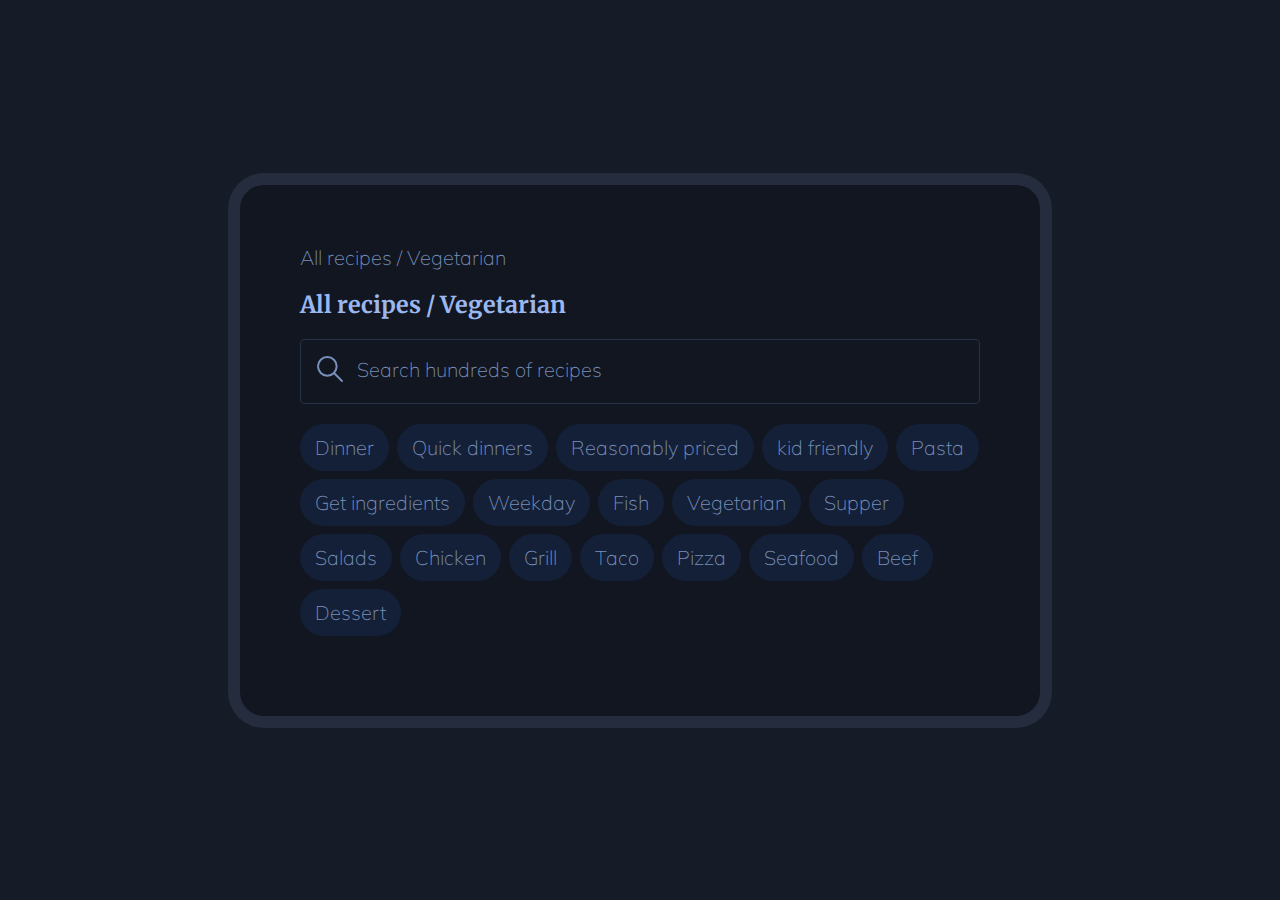
<file: search-conpmonent/index.html>
<!DOCTYPE html>
<html lang="en">
  <head>
    <meta charset="UTF-8" />
    <meta http-equiv="X-UA-Compatible" content="IE=edge" />
    <meta name="viewport" content="width=device-width, initial-scale=1.0" />
    <link rel="stylesheet" href="style.css" />
    <title>Search component</title>
  </head>
  <body>
    <div class="main-container">
      <div class="search-component">
        <div class="category-path">All recipes / Vegetarian</div>
        <h3 class="tilte">All recipes / Vegetarian</h3>
        <form action="">
          <div class="form-gr">
            <label for="">
              <svg
                width="32"
                height="32"
                viewBox="0 0 32 32"
                fill="none"
                xmlns="http://www.w3.org/2000/svg"
              >
                <path
                  d="M13.3333 22.6667C18.488 22.6667 22.6667 18.488 22.6667 13.3333C22.6667 8.17868 18.488 4 13.3333 4C8.17868 4 4 8.17868 4 13.3333C4 18.488 8.17868 22.6667 13.3333 22.6667Z"
                  stroke="#7A90BB"
                  stroke-width="2"
                  stroke-linecap="round"
                  stroke-linejoin="round"
                />
                <path
                  d="M28 28L20 20"
                  stroke="#7A90BB"
                  stroke-width="2"
                  stroke-linecap="round"
                  stroke-linejoin="round"
                />
              </svg>
              <span class="input-label">Search hundreds of recipes</span>
            </label>
            <input type="search" />
          </div>
        </form>
        <div class="filter-tags">
          <span>Dinner</span><span>Quick dinners</span
          ><span>Reasonably priced</span><span>kid friendly</span
          ><span>Pasta</span><span>Get ingredients</span><span>Weekday</span
          ><span>Fish</span><span>Vegetarian</span><span>Supper</span
          ><span>Salads</span><span>Chicken</span><span>Grill</span
          ><span>Taco</span><span>Pizza</span><span>Seafood</span
          ><span>Beef</span><span>Dessert</span>
        </div>
      </div>
    </div>
  </body>
</html>
</file>
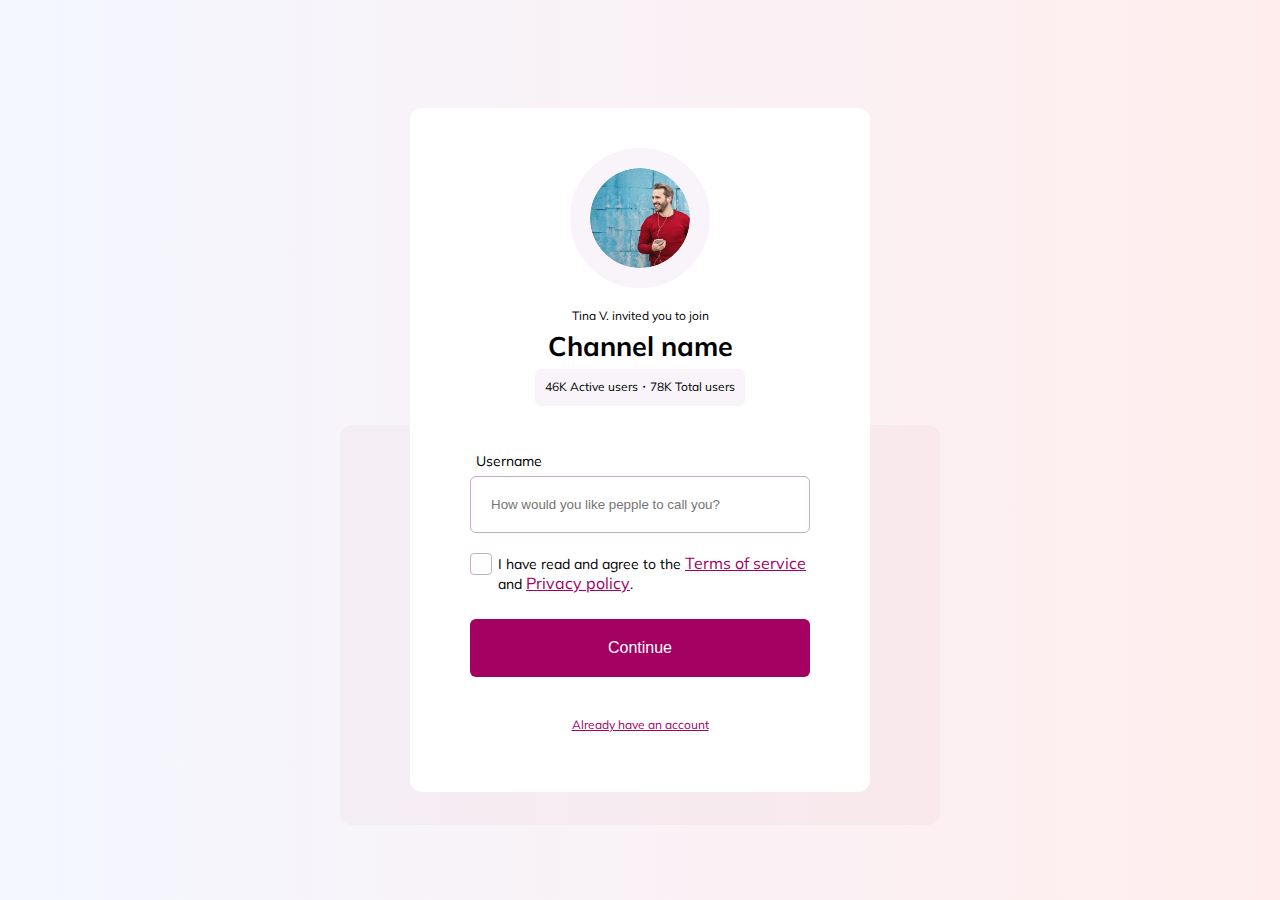
<file: signup-component/index.html>
<!DOCTYPE html>
<html lang="en">
  <head>
    <meta charset="UTF-8" />
    <meta http-equiv="X-UA-Compatible" content="IE=edge" />
    <meta name="viewport" content="width=device-width, initial-scale=1.0" />
    <link rel="stylesheet" href="style.css" />
    <title>Signup form</title>
  </head>
  <body>
    <main class="main-container">
      <div class="box-artistic"></div>

      <div class="form-container">
        <div class="invitaion-info">
          <div class="invitation-avatar-img">
            <img src="avatar.jpeg" alt="avatar picture" />
          </div>
          <div class="invitation-statement">Tina V. invited you to join</div>
          <div class="channel-name">
            <h2>Channel name</h2>
          </div>
          <div class="channel-user-count">
            46K Active users・78K Total users
          </div>
        </div>
        <form action="">
          <label for="userName">Username</label>
          <input
            type="text"
            name="userName"
            id="userName"
            placeholder="How would you like pepple to call you?"
          />
          <div class="input-gr">
            <input type="checkbox" name="termsAgree" id="termsAgree" />
            <label for="termsAgree"
              >I have read and agree to the
              <a href="#" class="link">Terms of service</a> and
              <a href="#" class="link">Privacy policy</a>.</label
            >
          </div>
          <button type="submit">Continue</button>
        </form>
        <a href="#" class="link" id="login-redirect-link"
          >Already have an account</a
        >
      </div>
    </main>
  </body>
</html>
</file>
<file: search-conpmonent/style.css>
@import url("https://fonts.googleapis.com/css2?family=Merriweather:ital,wght@0,300;0,400;0,700;0,900;1,300;1,400;1,700;1,900&family=Mulish:ital,wght@0,200;0,300;0,400;0,500;0,600;0,700;0,800;0,900;1,200;1,300;1,400;1,500;1,600;1,700;1,800;1,900&display=swap");
@import url("https://fonts.googleapis.com/css2?family=Mulish:ital,wght@0,200;0,300;0,400;0,500;0,600;0,700;0,800;0,900;1,200;1,300;1,400;1,500;1,600;1,700;1,800;1,900&family=Poppins:ital,wght@0,100;0,200;0,300;0,400;0,500;0,600;0,700;0,800;0,900;1,100;1,200;1,300;1,400;1,500;1,600;1,700;1,800;1,900&display=swap");
* {
  padding: 0;
  margin: 0;
  -webkit-box-sizing: border-box;
          box-sizing: border-box;
}

html {
  font-size: 20px;
}

@media (max-width: 900px) {
  html {
    font-size: 15px;
  }
}

@media (max-width: 400px) {
  html {
    font-size: 13px;
  }
}

body {
  font-family: "Mulish", sans-serif;
  height: 100vh;
  overflow: hidden;
}

input,
button {
  border: none;
  background: none;
  font-family: "Poppins", sans-serif;
}

.main-container {
  width: 100vw;
  height: 100vh;
  display: -webkit-box;
  display: -ms-flexbox;
  display: flex;
  -webkit-box-align: center;
      -ms-flex-align: center;
          align-items: center;
  -webkit-box-pack: center;
      -ms-flex-pack: center;
          justify-content: center;
  position: relative;
  background: #161c27;
}

.search-component {
  width: 40rem;
  padding: 3rem;
  background: #111620;
  font-size: 1rem;
  color: #7a90bb;
  font-weight: lighter;
  border-radius: 1.2rem;
  -webkit-box-shadow: 0 0 0 0.6em #242c3d;
          box-shadow: 0 0 0 0.6em #242c3d;
}

.search-component > * {
  margin-bottom: 1rem;
}

.search-component .tilte {
  color: #9ab7ef;
  font-family: "Merriweather", serif;
}

.search-component .form-gr {
  display: -webkit-box;
  display: -ms-flexbox;
  display: flex;
  -webkit-box-align: center;
      -ms-flex-align: center;
          align-items: center;
  -webkit-box-pack: center;
      -ms-flex-pack: center;
          justify-content: center;
  position: relative;
}

.search-component .form-gr input {
  width: 100%;
  padding: 0.7rem;
  border: 1px solid #273245;
  border-radius: 0.2rem;
  font-size: 1.2rem;
}

.search-component .form-gr label {
  position: absolute;
  top: 0.7rem;
  left: 0.7rem;
}

.search-component .form-gr label svg {
  margin-right: 0.3rem;
}

.search-component .form-gr label span {
  vertical-align: super;
}

.search-component .filter-tags {
  display: -webkit-box;
  display: -ms-flexbox;
  display: flex;
  -ms-flex-wrap: wrap;
      flex-wrap: wrap;
  gap: 0.4rem;
}

.search-component .filter-tags span {
  padding: 0.5rem 0.7rem;
  border-radius: 1.3rem;
  background: #142037;
  border: 1px solid transparent;
  -webkit-transition: all 0.3s;
  transition: all 0.3s;
  cursor: pointer;
}

.search-component .filter-tags span:hover {
  background: #111620;
  border: 1px solid #242c3d;
}
/*# sourceMappingURL=style.css.map */
</file>
<file: signup-component/style.css>
@import url("https://fonts.googleapis.com/css2?family=Mulish:ital,wght@0,200;0,300;0,400;0,500;0,600;0,700;0,800;0,900;1,200;1,300;1,400;1,500;1,600;1,700;1,800;1,900&family=Playfair+Display:ital,wght@0,400;0,500;0,600;0,700;0,800;0,900;1,400;1,500;1,600;1,700;1,800;1,900&display=swap");
* {
  padding: 0;
  margin: 0;
  -webkit-box-sizing: border-box;
          box-sizing: border-box;
}

html {
  font-size: 20px;
}

@media (max-width: 900px) {
  html {
    font-size: 15px;
  }
}

@media (max-width: 400px) {
  html {
    font-size: 13px;
  }
}

body {
  font-family: "Mulish", sans-serif;
  height: 100vh;
  overflow: hidden;
}

.main-container {
  width: 100vw;
  height: 100vh;
  background: -webkit-gradient(linear, left top, right top, from(#f4f7ff), to(#ffeded));
  background: linear-gradient(to right, #f4f7ff, #ffeded);
  display: -webkit-box;
  display: -ms-flexbox;
  display: flex;
  -webkit-box-align: center;
      -ms-flex-align: center;
          align-items: center;
  -webkit-box-pack: center;
      -ms-flex-pack: center;
          justify-content: center;
  position: relative;
}

.main-container .box-artistic {
  width: 30rem;
  height: 20rem;
  background: rgba(152, 44, 50, 0.03);
  border-radius: 0.6rem;
  position: absolute;
  top: 25%;
  left: 50%;
  -webkit-transform: translate(-50%, 50%);
          transform: translate(-50%, 50%);
}

.form-container {
  width: 23rem;
  background: #ffff;
  padding: 3rem;
  font-size: 0.7rem;
  border-radius: 0.6rem;
  display: -webkit-box;
  display: -ms-flexbox;
  display: flex;
  -webkit-box-orient: vertical;
  -webkit-box-direction: normal;
      -ms-flex-direction: column;
          flex-direction: column;
  -webkit-box-align: center;
      -ms-flex-align: center;
          align-items: center;
  -webkit-box-pack: center;
      -ms-flex-pack: center;
          justify-content: center;
  position: absolute;
}

.channel-user-count,
.invitation-statement,
#login-redirect-link {
  font-size: 0.6rem;
}

.invitaion-info {
  display: -webkit-box;
  display: -ms-flexbox;
  display: flex;
  -webkit-box-align: center;
      -ms-flex-align: center;
          align-items: center;
  -webkit-box-pack: center;
      -ms-flex-pack: center;
          justify-content: center;
  -webkit-box-orient: vertical;
  -webkit-box-direction: normal;
      -ms-flex-direction: column;
          flex-direction: column;
}

.invitaion-info > * {
  margin-bottom: 0.3rem;
}

.invitaion-info .invitation-avatar-img {
  width: 5rem;
  height: 5rem;
  border-radius: 50%;
  overflow: hidden;
  outline: 1rem solid #f8f4fa;
  margin-bottom: 2rem;
}

.invitaion-info .invitation-avatar-img img {
  width: 150%;
  height: auto;
  -o-object-fit: contain;
     object-fit: contain;
}

.invitaion-info .channel-name {
  font-size: 0.9rem;
}

.invitaion-info .channel-user-count {
  padding: 0.5rem;
  background: #f8f4fa;
  border-radius: 0.3rem;
}

form {
  display: -webkit-box;
  display: -ms-flexbox;
  display: flex;
  -webkit-box-align: center;
      -ms-flex-align: center;
          align-items: center;
  -webkit-box-pack: center;
      -ms-flex-pack: center;
          justify-content: center;
  -webkit-box-orient: vertical;
  -webkit-box-direction: normal;
      -ms-flex-direction: column;
          flex-direction: column;
  margin: 2rem 0;
}

form > * {
  width: 100%;
}

.input-gr {
  margin: 1rem 0;
  display: -webkit-box;
  display: -ms-flexbox;
  display: flex;
  -webkit-box-align: start;
      -ms-flex-align: start;
          align-items: flex-start;
}

.link {
  color: #a30062;
  font-size: 0.8rem;
}

label:first-of-type {
  padding-left: 0.3rem;
  margin-bottom: 0.3rem;
}

input,
button {
  border: none;
  background: none;
  padding: 1rem;
  border-radius: 0.3rem;
}

input {
  border: 1px solid #c2adc2;
}

button {
  color: #fff;
  background: #a30062;
  width: 100%;
  font-size: 0.8rem;
}

input[type="checkbox"] {
  -webkit-appearance: none;
  -moz-appearance: none;
  appearance: none;
  padding: 0.5rem;
  border-radius: 0.2rem;
}
/*# sourceMappingURL=style.css.map */
</file>
